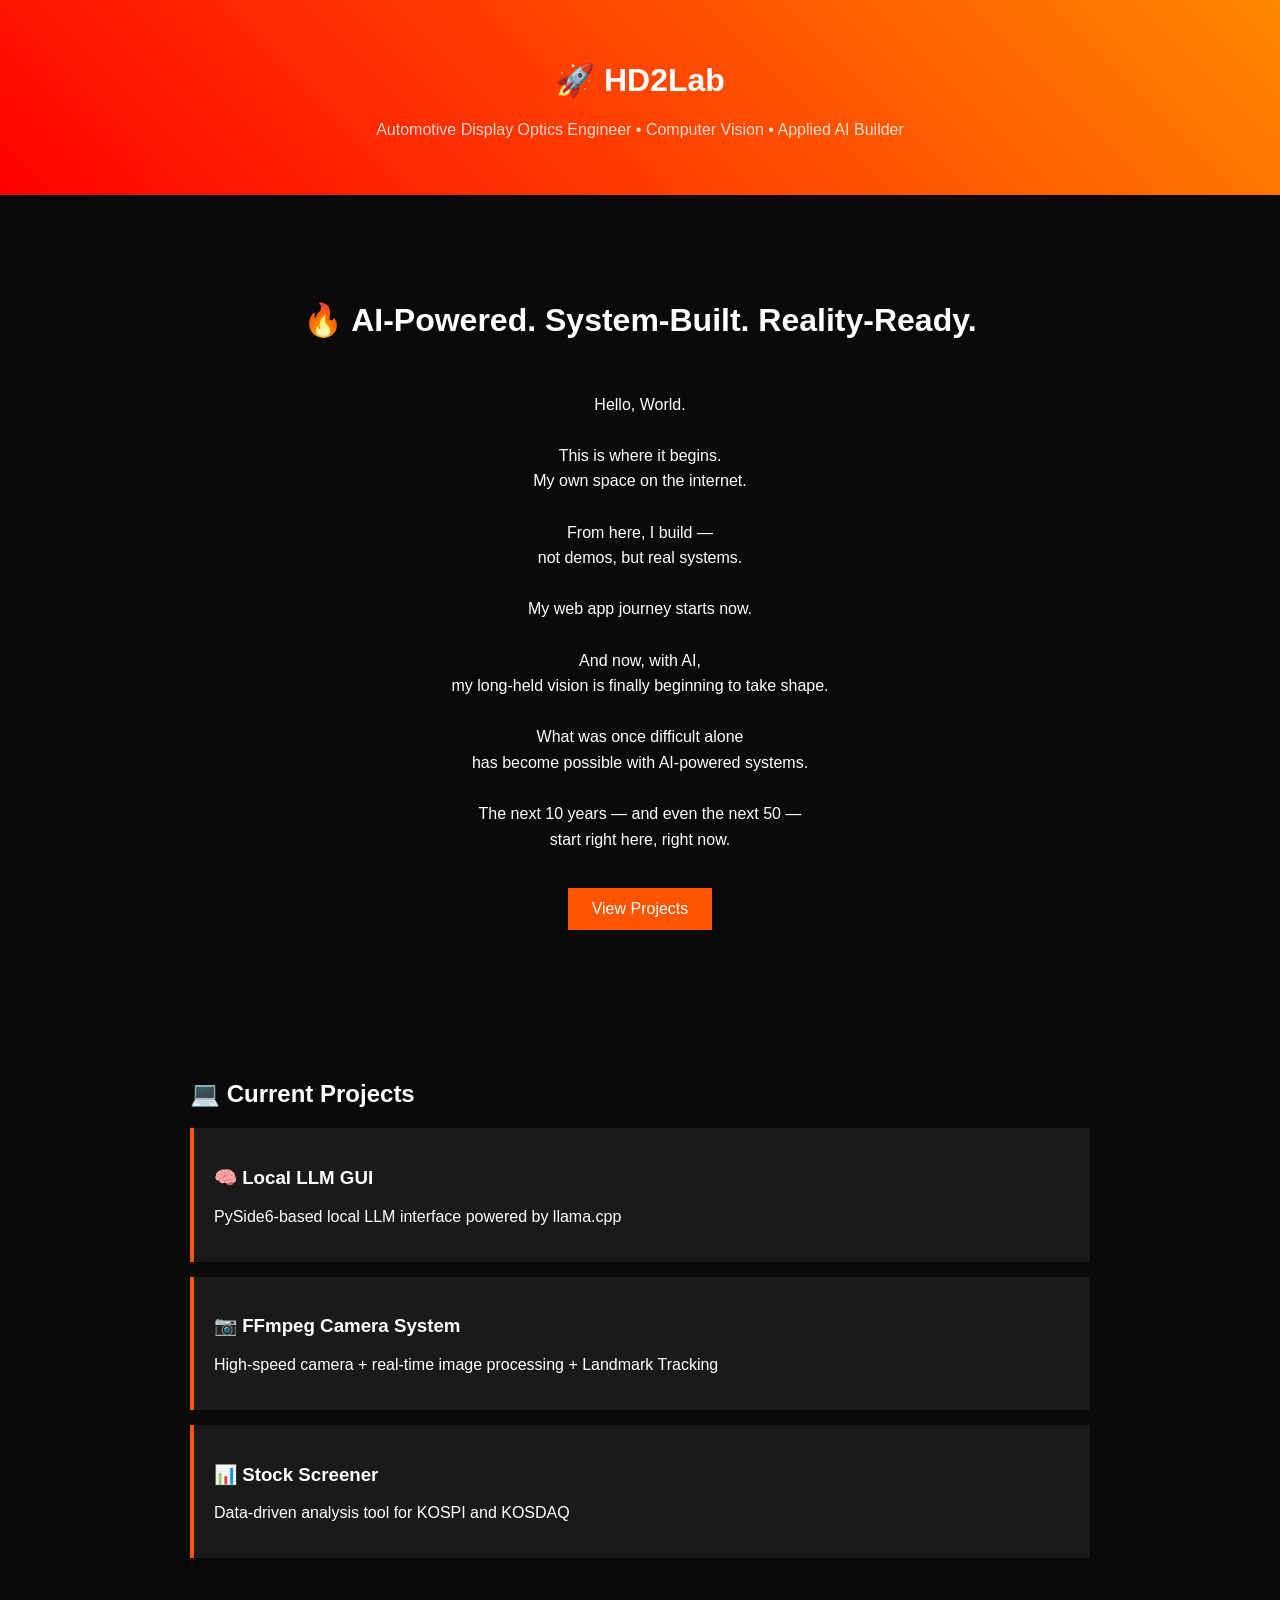
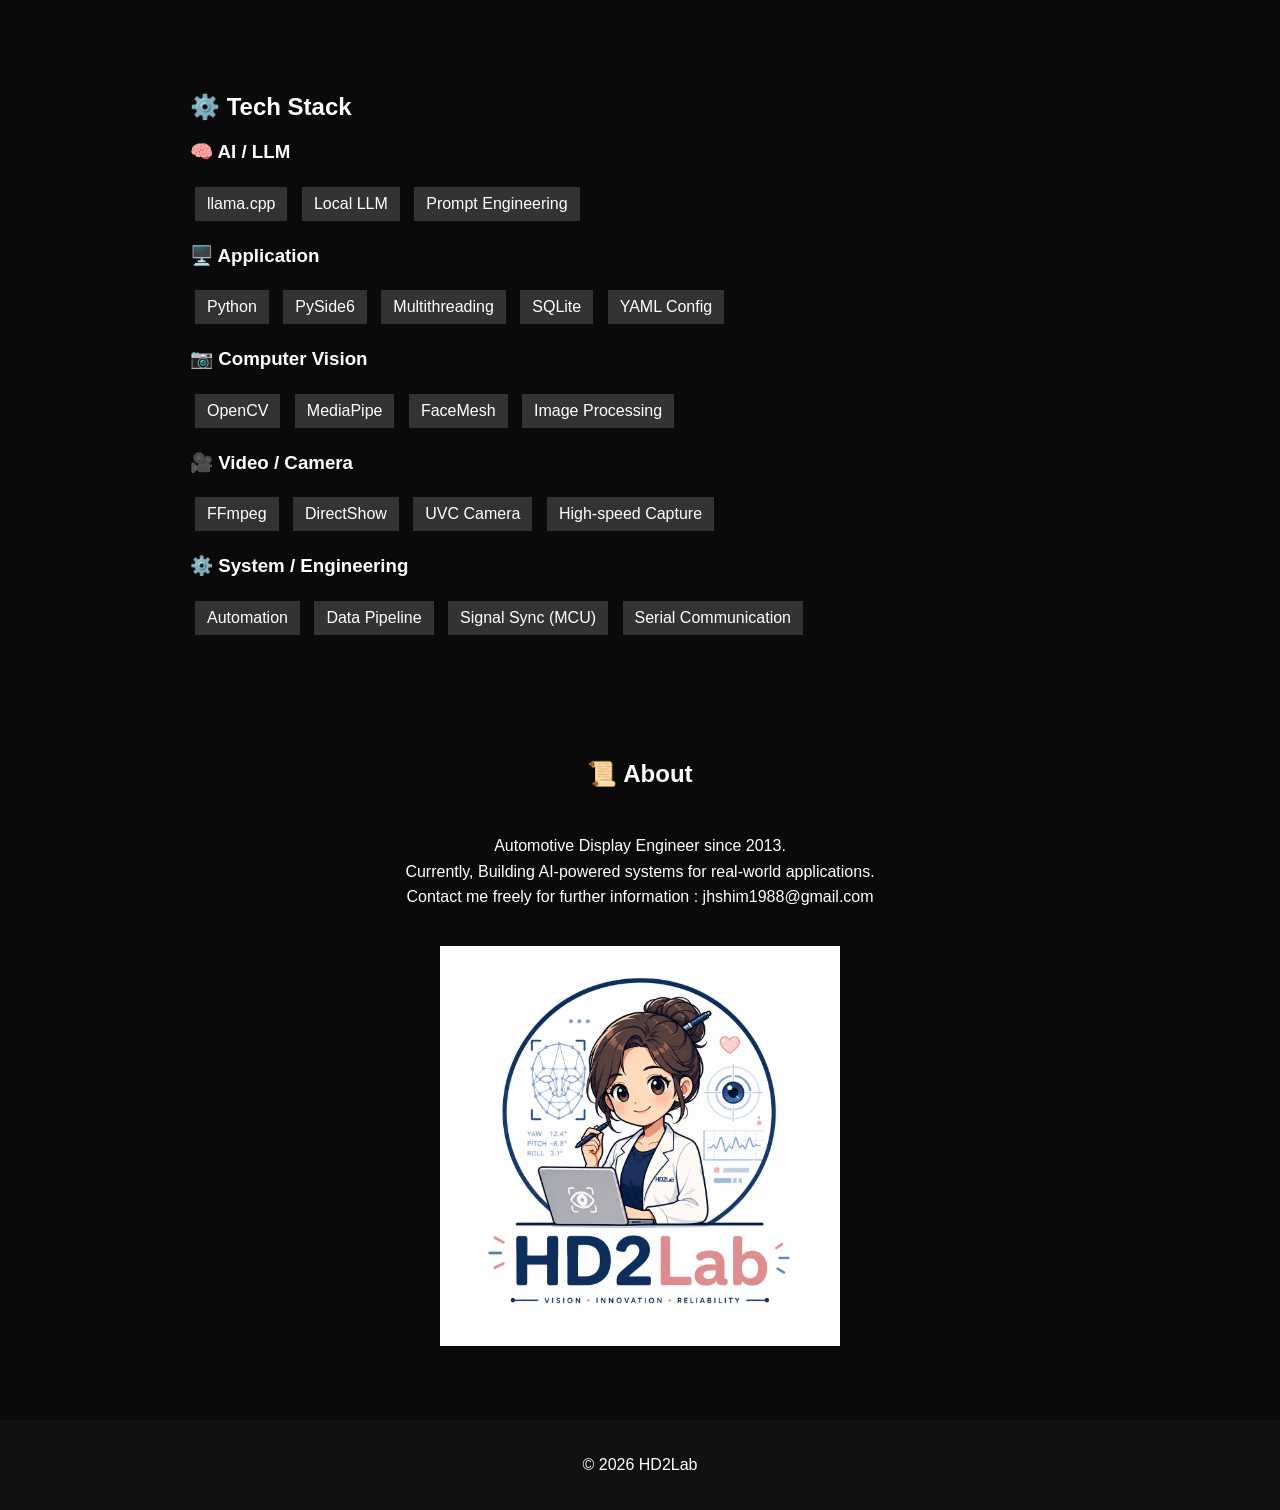
<file: index.html>
<!DOCTYPE html>
<html lang="en">
<head>
    <meta charset="UTF-8">
    <meta name="viewport" content="width=device-width, initial-scale=1.0">
    <title>HD2Lab | Web-HQ</title>
    <link rel="stylesheet" href="style.css">
</head>
<body>

<header>
    <h1>🚀 HD2Lab</h1>
    <p class="subtitle">Automotive Display Optics Engineer • Computer Vision • Applied AI Builder</p>
</header>

<section class="hero">
    <h2>🔥 AI-Powered. System-Built. Reality-Ready.</h2>
    <p>
        Hello, World.

        This is where it begins.
        My own space on the internet.
        
        From here, I build —
        not demos, but real systems.
        
        My web app journey starts now.
        
        And now, with AI,
        my long-held vision is finally beginning to take shape.
        
        What was once difficult alone
        has become possible with AI-powered systems.
        
        The next 10 years — and even the next 50 —
        start right here, right now.
    </p>
    <button onclick="scrollToSection('projects')">View Projects</button>
</section>

<section id="projects">
    <h2>💻 Current Projects</h2>

    <div class="card">
        <h3>🧠 Local LLM GUI</h3>
        <p>PySide6-based local LLM interface powered by llama.cpp</p>
    </div>

    <div class="card">
        <h3>📷 FFmpeg Camera System</h3>
        <p>High-speed camera + real-time image processing + Landmark Tracking</p>
    </div>

    <div class="card">
        <h3>📊 Stock Screener</h3>
        <p>Data-driven analysis tool for KOSPI and KOSDAQ</p>
    </div>

</section>

<section>
    <h2>⚙️ Tech Stack</h2>

    <div class="stack-group">
        <h3>🧠 AI / LLM</h3>
        <div class="tags">
            <span>llama.cpp</span>
            <span>Local LLM</span>
            <span>Prompt Engineering</span>
        </div>
    </div>

    <div class="stack-group">
        <h3>🖥️ Application</h3>
        <div class="tags">
            <span>Python</span>
            <span>PySide6</span>
            <span>Multithreading</span>
            <span>SQLite</span>
            <span>YAML Config</span>
        </div>
    </div>

    <div class="stack-group">
        <h3>📷 Computer Vision</h3>
        <div class="tags">
            <span>OpenCV</span>
            <span>MediaPipe</span>
            <span>FaceMesh</span>
            <span>Image Processing</span>
        </div>
    </div>

    <div class="stack-group">
        <h3>🎥 Video / Camera</h3>
        <div class="tags">
            <span>FFmpeg</span>
            <span>DirectShow</span>
            <span>UVC Camera</span>
            <span>High-speed Capture</span>
        </div>
    </div>

    <div class="stack-group">
        <h3>⚙️ System / Engineering</h3>
        <div class="tags">
            <span>Automation</span>
            <span>Data Pipeline</span>
            <span>Signal Sync (MCU)</span>
            <span>Serial Communication</span>
        </div>
    </div>

</section>

<section class="about">


    <h2>📜 About</h2>
    <p>
        Automotive Display Engineer since 2013.  
        Currently, Building AI-powered systems for real-world applications.
        Contact me freely for further information : jhshim1988@gmail.com
    </p>

    <img src="assets/LOGO.png" alt="HD2Lab Logo" class="about-logo">


</section>

<footer>
    <p>© 2026 HD2Lab</p>
</footer>

<script src="script.js"></script>
</body>
</html>
</file>
<file: style.css>
body {
    margin: 0;
    font-family: Arial, sans-serif;
    background: #0a0a0a;
    color: #fff;
}

header {
    text-align: center;
    padding: 40px;
    background: linear-gradient(45deg, #ff0000, #ff8800);
}

.subtitle {
    opacity: 0.8;
}

.hero {
    text-align: center;
    padding: 80px 20px;
}

.hero h2 {
    font-size: 32px;
}

button {
    padding: 12px 24px;
    margin-top: 20px;
    border: none;
    background: #ff5500;
    color: white;
    cursor: pointer;
    font-size: 16px;
}

section {
    padding: 50px 20px;
    max-width: 900px;
    margin: auto;
}

.card {
    background: #1a1a1a;
    padding: 20px;
    margin: 15px 0;
    border-left: 4px solid #ff5500;
    transition: 0.3s;
}

.card:hover {
    transform: scale(1.03);
}

.tags span {
    display: inline-block;
    margin: 5px;
    padding: 8px 12px;
    background: #333;
}

footer {
    text-align: center;
    padding: 20px;
    background: #111;
}

.hero p {
    white-space: pre-line;
    line-height: 1.6;
}

.about p {
    white-space: pre-line;
    line-height: 1.6;
}

.about {
    text-align: center;
}

.about-logo {
    width: 400px;
    margin: 20px 0;
}
</file>
